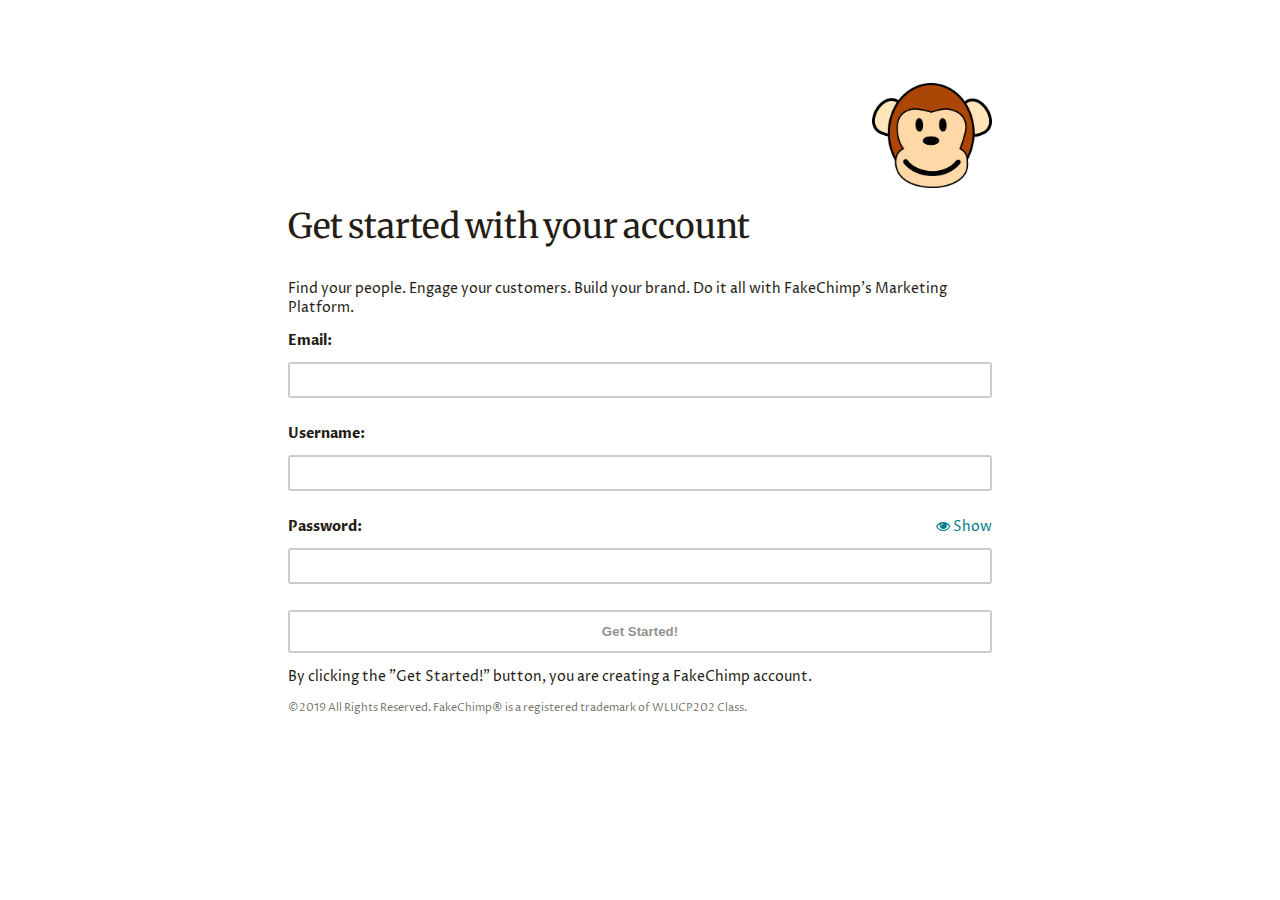
<file: q2/www/index.html>
<!DOCTYPE html>
<html lang="en" dir="ltr">

<head>
  <meta charset="utf-8">
  <meta name="viewport" content="width=device-width, initial-scale=1.0, maximum-scale=1.0">
  <title>FakeChimp</title>
  <link rel="stylesheet" href="css/styles.css">
  <script src="js/app.js" async></script>
  <script src="https://cdnjs.cloudflare.com/ajax/libs/jquery/3.3.1/jquery.min.js"></script>
  <link rel="stylesheet" href="https://stackpath.bootstrapcdn.com/font-awesome/4.7.0/css/font-awesome.min.css">
  <link rel="stylesheet" href="https://stackpath.bootstrapcdn.com/bootstrap/4.2.1/css/bootstrap.min.css" integrity="sha384-GJzZqFGwb1QTTN6wy59ffF1BuGJpLSa9DkKMp0DgiMDm4iYMj70gZWKYbI706tWS" crossorigin="anonymous">
</head>

<body>
  <div class="container-fluid">
  <div class="row">
  <div class="col-lg-4">
    <img src="img/logo-color.png" alt="logo" class="logo-color">
    <img src="img/logo-black-white.png" alt="logo" class="logo-bw">
  </div>

  <div class="col-lg-8">
    <header>Get started with your account</header>
    <br>
    <p>Find your people. Engage your customers. Build your brand. Do it all with FakeChimp's Marketing Platform.</p>
    <form onsubmit="return validateForm();"
      action="http://cp202-server.appspot.com/register"
      method="post"
      enctype="multipart/form-data">
      <input type="hidden" name="student_id" id="student_id" value="171494100">
      <p><b>Email:</b>
      <input type="text" name="email" id="email" class="form-control vcheck">
      </p>

      <p><b>Username:</b>
      <input type="text" name="username" id="username" class="form-control vcheck">
      </p>

      <p><b>Password:</b>
        <span>
        <a onclick="showPassword()">
          <i class="fa fa-eye" style="color: #007c89" aria-hidden="true"></i> Show</a>
        </span>
      <input type="password" id="password" class="form-control vcheck">
      </p>

      <p>
        <div class="row">
        <div class="col-sm-5">
        <p><input type="submit" value="Get Started!" id="register" disabled="disabled"/></p>
        </div>

        <div class="col-sm-7">
          <p>By clicking the "Get Started!" button, you are creating a FakeChimp account.</p>
        </div>

        </div>
      </p>
    </form>

    <footer>
      <p>©2019 All Rights Reserved. FakeChimp® is a registered trademark of WLUCP202 Class.
    </footer>
    </div>

    </div>
    </div>

</body>

</html>
</file>
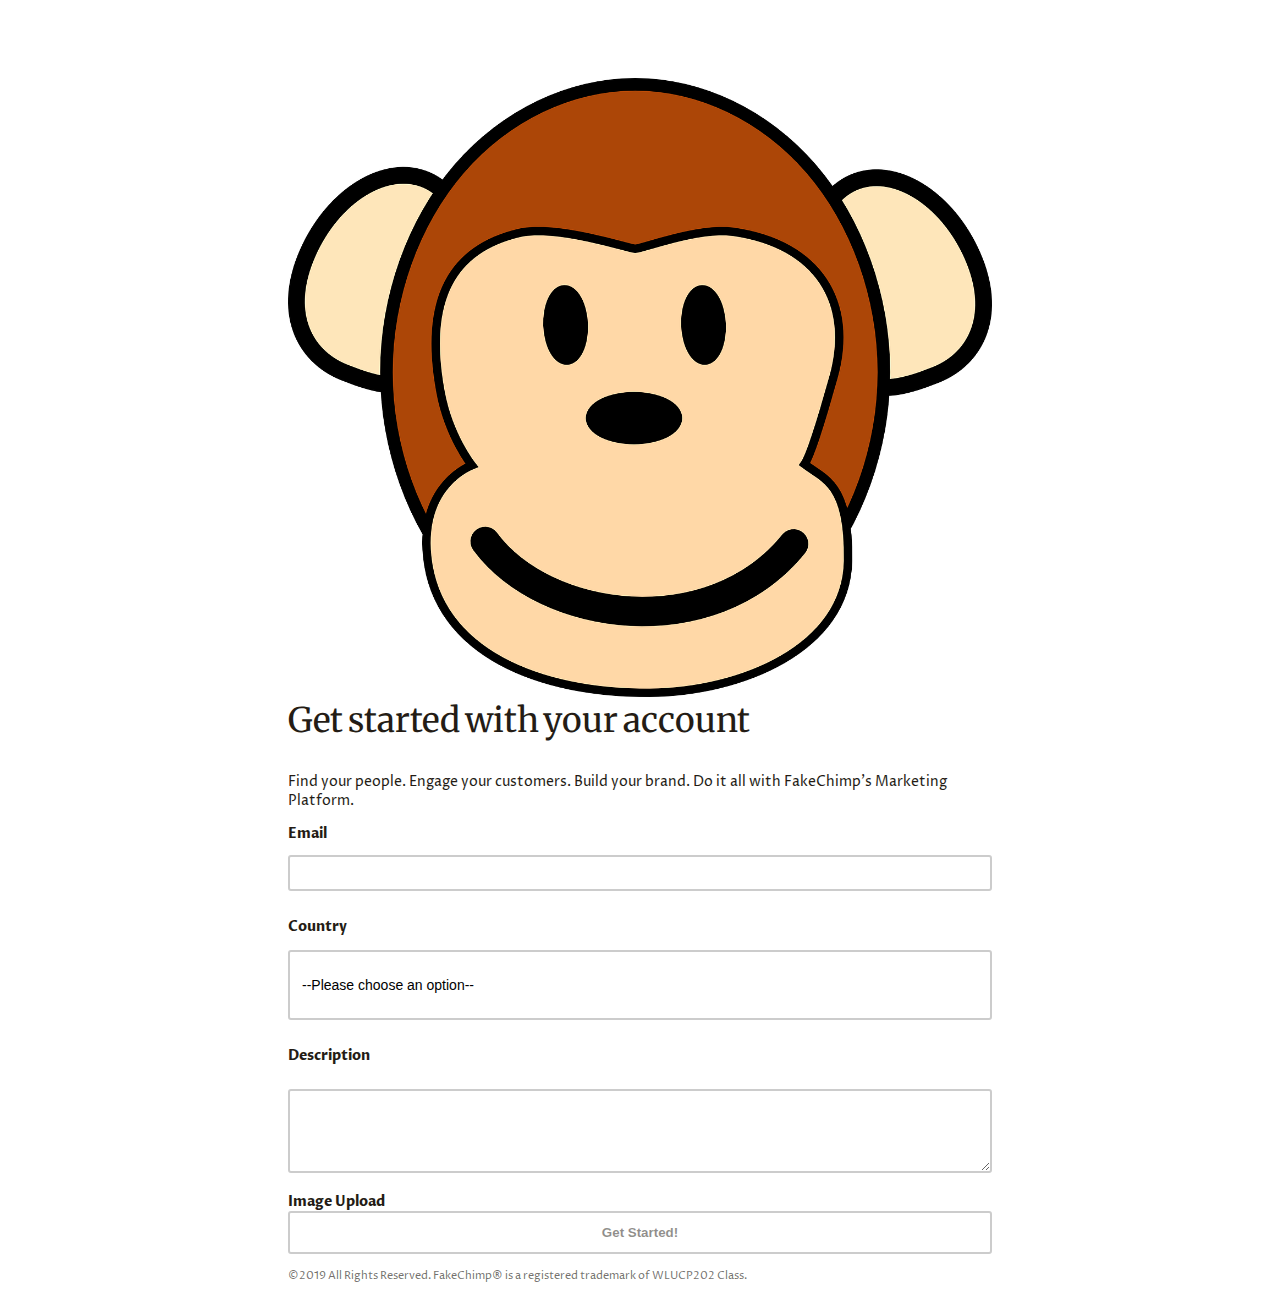
<file: q3/www/index.html>
<!DOCTYPE html>
<html lang="en" dir="ltr">

<head>
  <meta charset="utf-8">
  <meta name="viewport" content="width=device-width, initial-scale=1.0, maximum-scale=1.0">
  <title>FakeChimp 2.0</title>
  <link rel="stylesheet" href="css/styles.css">
  <script type="text/javascript" src="https://cdnjs.cloudflare.com/ajax/libs/jquery/3.3.1/jquery.min.js"></script>
  <script src="js/app.js" async></script>
  <link rel="stylesheet" href="https://stackpath.bootstrapcdn.com/font-awesome/4.7.0/css/font-awesome.min.css">
  <link rel="stylesheet" href="https://stackpath.bootstrapcdn.com/bootstrap/4.2.1/css/bootstrap.min.css" integrity="sha384-GJzZqFGwb1QTTN6wy59ffF1BuGJpLSa9DkKMp0DgiMDm4iYMj70gZWKYbI706tWS" crossorigin="anonymous">
</head>

<body>
  <div class="container-fluid">
  <div class="row">
  <div class="col-lg-4">
    <img src="img/logo-color.png" alt="logo" class="logo-color">
    <img src="img/logo-black-white.png" alt="logo" class="logo-bw">
  </div>

  <div class="col-lg-8">
    <header>Get started with your account</header>
    <br>
    <p>Find your people. Engage your customers. Build your brand. Do it all with FakeChimp's Marketing Platform.</p>
    <form onsubmit="return validateForm();"
      action="http://cp202-server.appspot.com/register_with_image"
      method="post"
      enctype="multipart/form-data">
      <input type="hidden" name="student_id" id="student_id" value="171494100">

      <p><b>Email</b>
      <input type="text" name="email" id="email" class="vcheck">
      </p>

      <p><b>Country</b>
        <div class="styled-select">
      <select id="country" name="country" class="vcheck">
        <option value="">--Please choose an option--</option>
        <option value="c1">Canada</option>
        <option value="c2">United States</option>
      </select></div>
      </p>

      <p><b>Description</b>
        <textarea id="description" name="description" rows="4" class="vcheck"></textarea>
      </p>

      <p><b>Image Upload</b>
        <input type="submit" value="Get Started!" id="register" disabled="disabled"/>
      </p>
    </form>

    <footer>
      <p>©2019 All Rights Reserved. FakeChimp® is a registered trademark of WLUCP202 Class.
    </footer>
    </div>

    </div>
    </div>

</body>

</html>
</file>
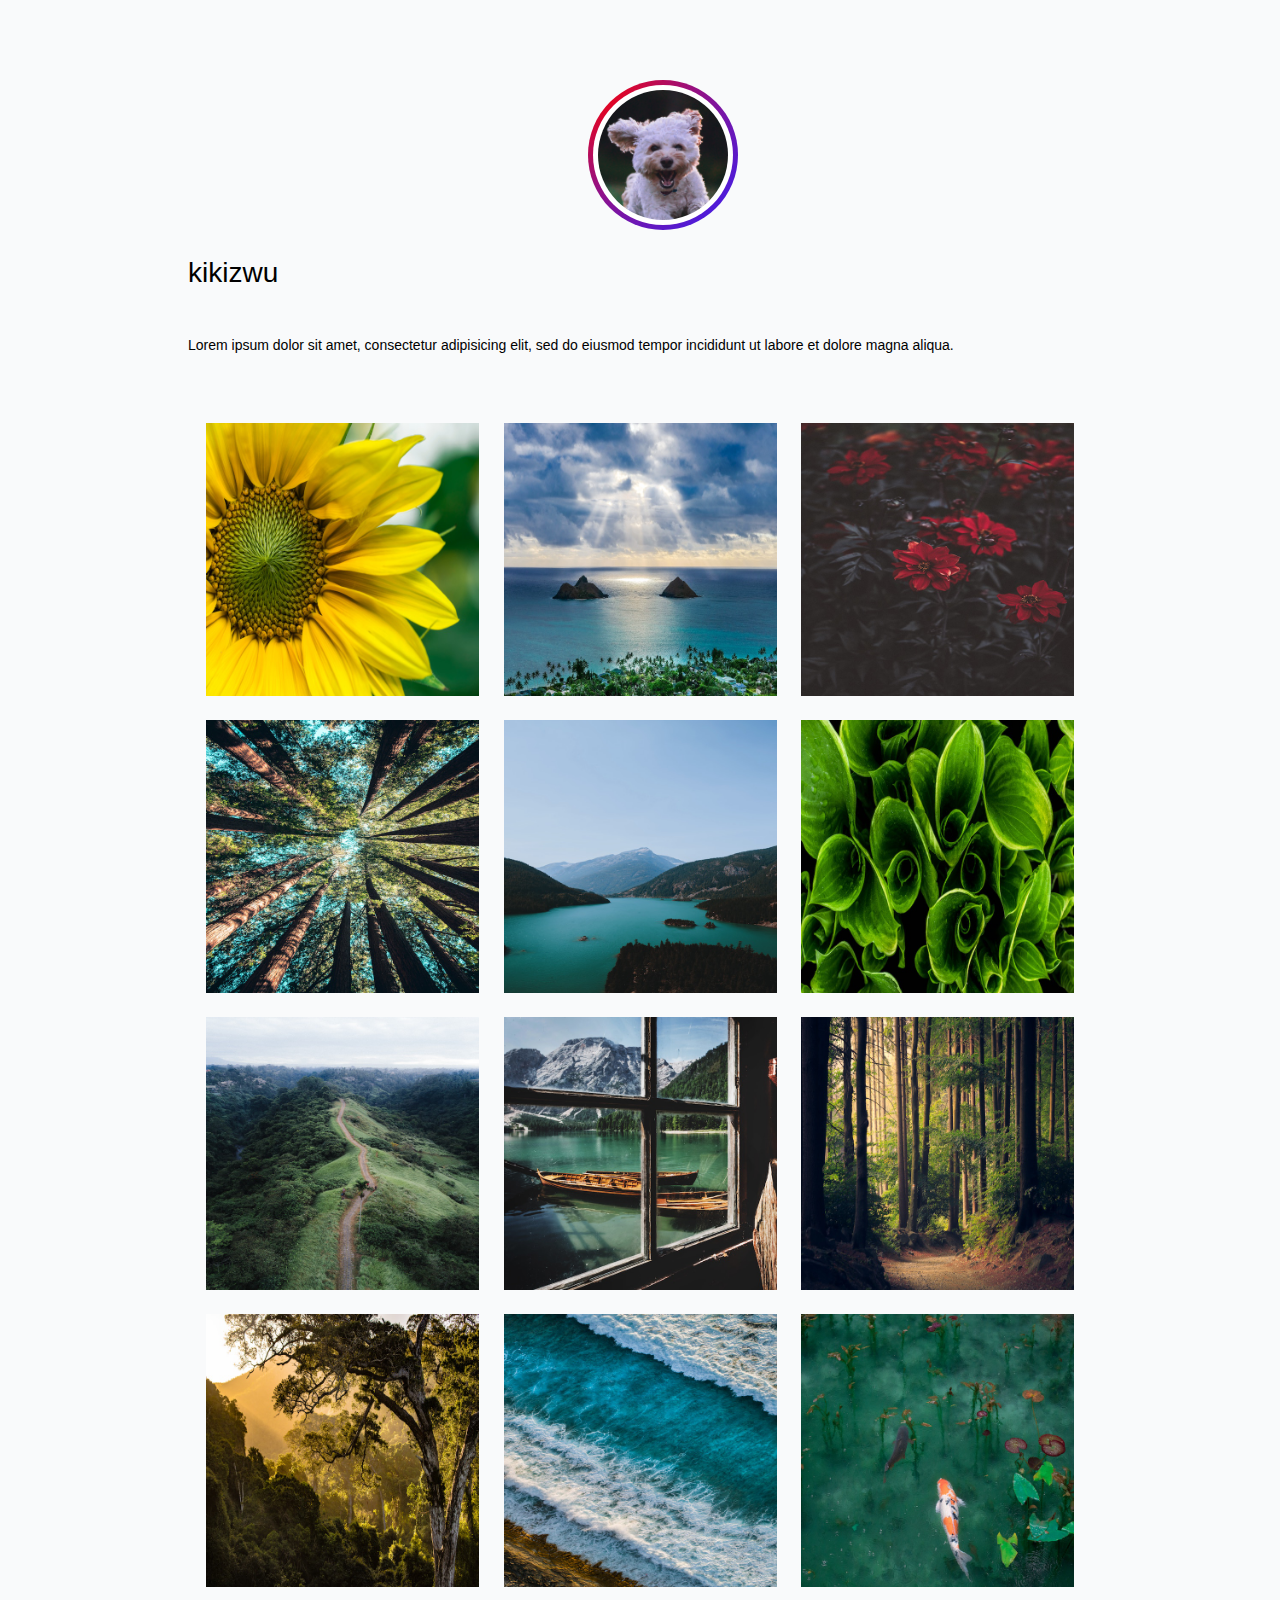
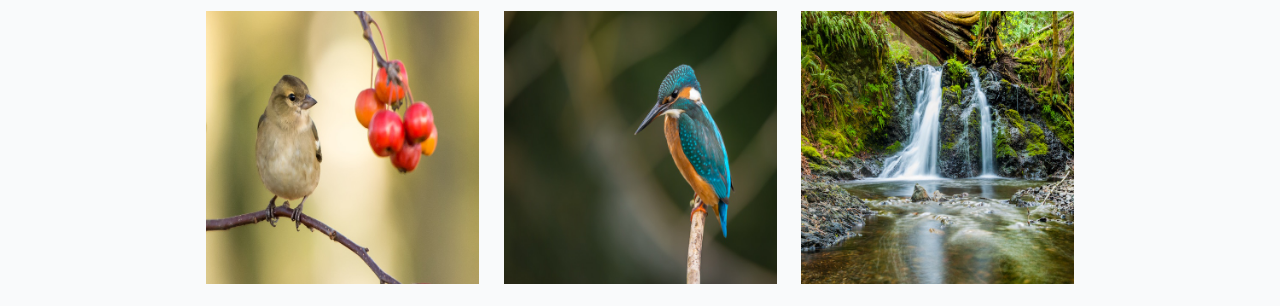
<file: q4/www/index.html>
<!DOCTYPE html>
<html lang="en" dir="ltr">
  <head>
    <meta charset="utf-8">
    <meta name="viewport" content="width=device-width, initial-scale=1.0, maximum-scale=1.0">
    <title>FakeStagram</title>
    <link rel="icon" type="image/png" href="img/favicon.png">
    <link rel="stylesheet" href="css/styles.css">
    <link rel="stylesheet" href="https://stackpath.bootstrapcdn.com/font-awesome/4.7.0/css/font-awesome.min.css">
    <link rel="stylesheet" href="https://stackpath.bootstrapcdn.com/bootstrap/4.2.1/css/bootstrap.min.css" integrity="sha384-GJzZqFGwb1QTTN6wy59ffF1BuGJpLSa9DkKMp0DgiMDm4iYMj70gZWKYbI706tWS" crossorigin="anonymous">
  </head>

  <body>

    <div class="container-custom">
      <div class="row">
        <div class="col-sm-push col-sm-6 col-lg-4">
            <img src="img/avatar.jpg" alt="avatar">
        </div>

        <div class="col-sm-pull col-sm-6 col-lg-8">
          <h2>kikizwu</h2>
          <span>
          <p>Lorem ipsum dolor sit amet, consectetur adipisicing elit,
          sed do eiusmod tempor incididunt ut labore et dolore magna aliqua.</p>
          </span>
        </div>
      </div>

      <div class="row">
        <div class="col">
          <img src="img/aaron-burden-GVnUVP8cs1o-unsplash.jpg" alt="pic1">
          <img src="img/amanda-phung-1w2xsyc2wwI-unsplash.jpg" alt="pic2">
          <img src="img/annie-spratt-KCQz_b2Hgi8-unsplash.jpg" alt="pic3">
          <img src="img/casey-horner-4rDCa5hBlCs-unsplash.jpg" alt="pic4">
          <img src="img/ivana-cajina-MBkQKiH14ng-unsplash.jpg" alt="pic5">
          <img src="img/joey-kyber-sFLVTqNzG2I-unsplash.jpg" alt="pic6">
          <img src="img/justin-kauffman-a8lTjWJJgLA-unsplash.jpg" alt="pic7">
          <img src="img/luca-bravo-ny6qxqv_m04-unsplash.jpg" alt="pic8">
          <img src="img/lukasz-szmigiel-jFCViYFYcus-unsplash.jpg" alt="pic9">
          <img src="img/redcharlie-k2zWqv_yfNM-unsplash.jpg" alt="pic10">
          <img src="img/shifaaz-shamoon-oR0uERTVyD0-unsplash.jpg" alt="pic11">
          <img src="img/sora-sagano-Dksk8szLRN0-unsplash.jpg" alt="pic12">
          <img src="img/vincent-van-zalinge-_d0zgyMmYT8-unsplash.jpg" alt="pic13">
          <img src="img/vincent-van-zalinge-vUNQaTtZeOo-unsplash.jpg" alt="pic14">
          <img src="img/westboundary-photography-chris-gill-lBL7rSRaNGs-unsplash.jpg" alt="pic15">
        </div>
      </div>
    </div>

  </body>
</html>
</file>
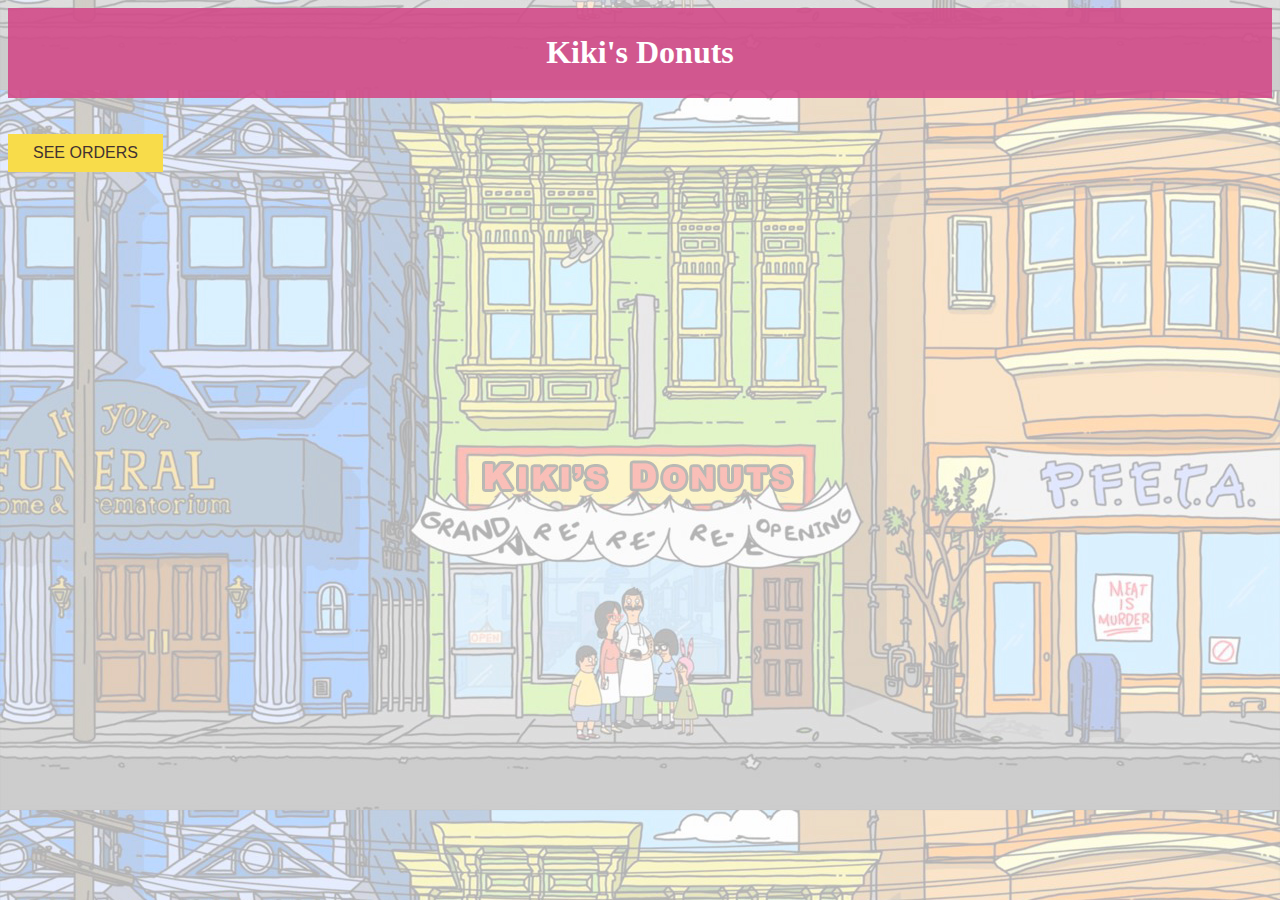
<file: q1/www/orders/index.html>
<!DOCTYPE html>
<html lang="en" dir="ltr">
  <head>
    <meta charset="utf-8">
    <meta name="viewport" content="width=device-width, initial-scale=1.0, maximum-scale=1.0">
    <title>Orders - Kiki's Donuts</title>
    <link rel="icon" type="image/png" href="../img/favicon.png">
    <link rel="stylesheet" href="../css/checkout.css">
    <link rel="stylesheet" href="https://cdnjs.cloudflare.com/ajax/libs/font-awesome/4.7.0/css/font-awesome.min.css">



    <link rel="stylesheet" href="https://stackpath.bootstrapcdn.com/font-awesome/4.7.0/css/font-awesome.min.css">
  <link rel="stylesheet" href="https://stackpath.bootstrapcdn.com/bootstrap/4.2.1/css/bootstrap.min.css" integrity="sha384-GJzZqFGwb1QTTN6wy59ffF1BuGJpLSa9DkKMp0DgiMDm4iYMj70gZWKYbI706tWS" crossorigin="anonymous">
  <script src="https://cdnjs.cloudflare.com/ajax/libs/jquery/3.3.1/jquery.min.js"></script>
  <script src="https://cdnjs.cloudflare.com/ajax/libs/popper.js/1.14.6/umd/popper.min.js" integrity="sha384-wHAiFfRlMFy6i5SRaxvfOCifBUQy1xHdJ/yoi7FRNXMRBu5WHdZYu1hA6ZOblgut" crossorigin="anonymous"></script>
  <script src="https://stackpath.bootstrapcdn.com/bootstrap/4.2.1/js/bootstrap.min.js" integrity="sha384-B0UglyR+jN6CkvvICOB2joaf5I4l3gm9GU6Hc1og6Ls7i6U/mkkaduKaBhlAXv9k" crossorigin="anonymous"></script>

  </head>

  <body>
    <header>
    <h1>Kiki's Donuts</h1>
    </header>
    <div class="container">
    </div>

    <form action="http://cp202-server.appspot.com/orders/171494100" method="get">
      <input type="hidden" name="order_json" id="order_json" value="Kiki Wu"><br>
      <input type="hidden" name="student_id" id="student_id" value="171494100"><br>
      <button type="submit">SEE ORDERS</button>
    </form>

  </body>
</html>
</file>
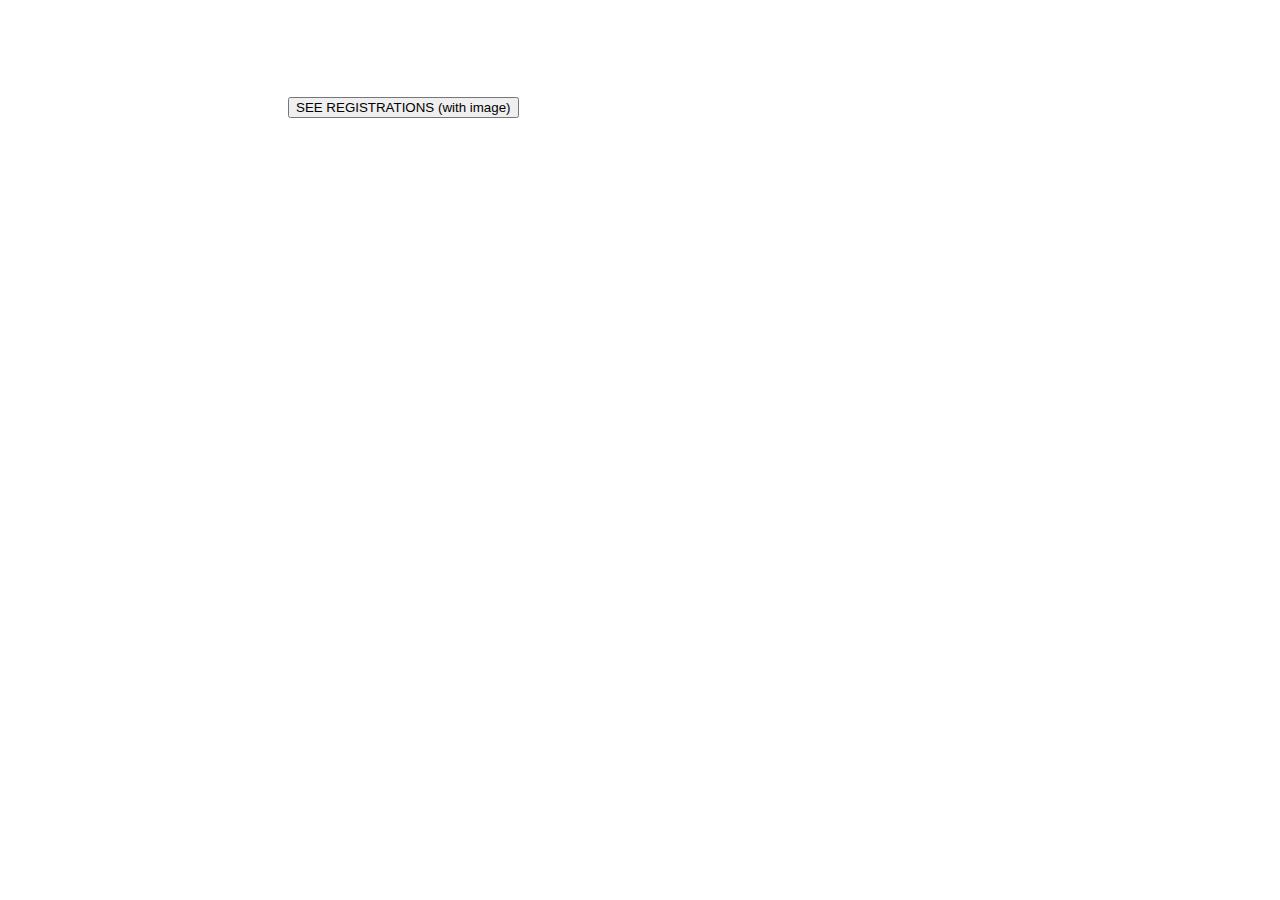
<file: q3/www/registrations_with_image/index.html>
<!DOCTYPE html>
<html lang="en" dir="ltr">
  <head>
    <meta charset="utf-8">
    <meta name="viewport" content="width=device-width, initial-scale=1.0, maximum-scale=1.0">
    <title>FakeChimp Registrations With Image</title>
    <link rel="stylesheet" href="https://stackpath.bootstrapcdn.com/font-awesome/4.7.0/css/font-awesome.min.css">
    <link rel="stylesheet" href="https://stackpath.bootstrapcdn.com/bootstrap/4.2.1/css/bootstrap.min.css" integrity="sha384-GJzZqFGwb1QTTN6wy59ffF1BuGJpLSa9DkKMp0DgiMDm4iYMj70gZWKYbI706tWS" crossorigin="anonymous">
    <script src="https://cdnjs.cloudflare.com/ajax/libs/jquery/3.3.1/jquery.min.js"></script>
    <script src="https://cdnjs.cloudflare.com/ajax/libs/popper.js/1.14.6/umd/popper.min.js" integrity="sha384-wHAiFfRlMFy6i5SRaxvfOCifBUQy1xHdJ/yoi7FRNXMRBu5WHdZYu1hA6ZOblgut" crossorigin="anonymous"></script>
    <script src="https://stackpath.bootstrapcdn.com/bootstrap/4.2.1/js/bootstrap.min.js" integrity="sha384-B0UglyR+jN6CkvvICOB2joaf5I4l3gm9GU6Hc1og6Ls7i6U/mkkaduKaBhlAXv9k" crossorigin="anonymous"></script>
    <link rel="stylesheet" href="../css/styles.css">

  </head>

  <body>
    <div class="container">
    </div>

    <form action="http://cp202-server.appspot.com/registrations_with_image/171494100" method="get">
      <input type="hidden" name="student_id" id="student_id" value="171494100"><br>
      <button type="submit">SEE REGISTRATIONS (with image)</button>
    </form>

  </body>
</html>
</file>
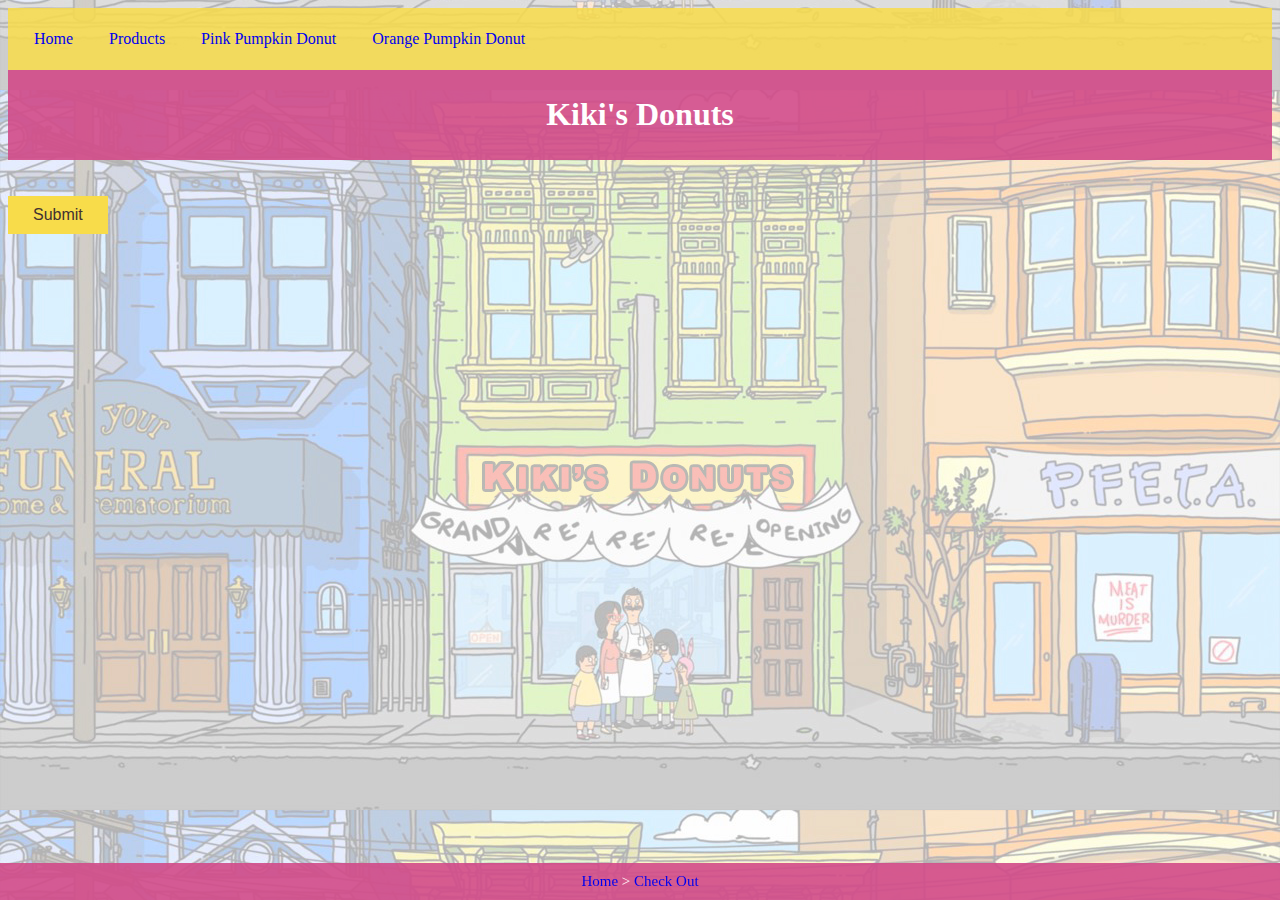
<file: q1/www/checkout.html>
<!DOCTYPE html>
<html lang="en" dir="ltr">
  <head>
    <meta charset="utf-8">
    <meta name="viewport" content="width=device-width, initial-scale=1.0, maximum-scale=1.0">
    <title>Check Out - Kiki's Donuts</title>
    <link rel="icon" type="image/png" href="img/favicon.png">
    <link rel="stylesheet" href="css/checkout.css">
    <link rel="stylesheet" href="https://cdnjs.cloudflare.com/ajax/libs/font-awesome/4.7.0/css/font-awesome.min.css">


    <link rel="stylesheet" href="https://stackpath.bootstrapcdn.com/font-awesome/4.7.0/css/font-awesome.min.css">
    <link rel="stylesheet" href="https://stackpath.bootstrapcdn.com/bootstrap/4.2.1/css/bootstrap.min.css" integrity="sha384-GJzZqFGwb1QTTN6wy59ffF1BuGJpLSa9DkKMp0DgiMDm4iYMj70gZWKYbI706tWS" crossorigin="anonymous">
    <script src="https://cdnjs.cloudflare.com/ajax/libs/jquery/3.3.1/jquery.min.js"></script>
    <script src="https://cdnjs.cloudflare.com/ajax/libs/popper.js/1.14.6/umd/popper.min.js" integrity="sha384-wHAiFfRlMFy6i5SRaxvfOCifBUQy1xHdJ/yoi7FRNXMRBu5WHdZYu1hA6ZOblgut" crossorigin="anonymous"></script>
    <script src="https://stackpath.bootstrapcdn.com/bootstrap/4.2.1/js/bootstrap.min.js" integrity="sha384-B0UglyR+jN6CkvvICOB2joaf5I4l3gm9GU6Hc1og6Ls7i6U/mkkaduKaBhlAXv9k" crossorigin="anonymous"></script>
    <script src="http://wlu-cp202.appspot.com/CP202/Fall2019/shopping_cart_v1/checkout.js" async></script>
    <script src="http://wlu-cp202.appspot.com/CP202/Fall2019/shopping_cart_v1/cart.js" async></script>


  </head>

  <body>
    <ul>
      <li><a href="index.html">Home</a></li>
      <li><a href="products/index.html">Products</a></li>
      <li><a href="products/pink.html">Pink Pumpkin Donut</a></li>
      <li><a href="products/orange.html">Orange Pumpkin Donut</a></li>
    </ul>
    <header>
      <h1>Kiki's Donuts</h1>
    </header>
    <div id="cp202-cart"></div>
    <form action="http://cp202-server.appspot.com/order" method="post">
      <input type="hidden" name="order_json" id="order_json" value="Kiki Wu"><br>
      <input type="hidden" name="student_id" id="student_id" value="171494100"><br>
      <button type="submit">Submit</button>
    </form>

    <br>
    <br>
    <br>
    <footer>
      <a href="index.html">Home</a> >
      <a href="#checkout">Check Out</a>
    </footer>
  </body>
</html>
</file>
<file: q2/www/css/styles.css>
@import url(http://fonts.googleapis.com/css?family=Merriweather);
@import url(http://fonts.googleapis.com/css?family=Proza+Libre);

* {
  box-sizing: border-box;
}

body {
  font-family: "Proza Libre","Helvetica Neue", Helvetica, Arial, Verdana, sans-serif;
  font-size: 14px;
  color: #241c15;
}

header {
  font-family: "Merriweather",Georgia;
  font-size: 34px;
  word-spacing: -0.2rem;
  line-height: 1.1;
  color: #241c15;
}

footer {
  font-size: 11px;
  color:  rgba(36,28,21,0.65);
}

a {
  color: #007c89 !important;
}

footer a {
  text-decoration: underline;
}

input[type=submit] {
  color: rgba(36,28,21,0.5);
  font-weight: bold;
  border: 2px solid #ccc;
  border-radius: 3px;
  background-color: white;
  padding: 12px 0px;
  width: 100%;
}

input[type=text], input[type=tel], input[type=date], select, textarea {
  font-size: 1em;
  width: 100%;
  padding: 8px 12px;
  margin: 12px 0;
  border: 2px solid #ccc;
  border-radius: 3px;
  outline: none;
}

input[type=text]:hover ,input[type=password]:hover{
  border-color: #007c89;
}

input[type=password] {
  font-size: 1em;
  width: 100%;
  padding: 8px 12px;
  margin: 12px 0;
  border: 2px solid #ccc;
  border-radius: 3px;
  outline: none;
  width: 100%;
}

input[type=submit]:enabled {
  background-color: #007c89;
  color: white;
}

span {
  float: right;
}

.col-sm-5{
  margin: 10px 0px;
}

.col-sm-7{
  margin: 5px 0px;
}


.logo-color {
  display: inline;
}

.logo-bw {
  display: inline;
}


/* Mobile */
@media only screen and (max-width: 425px) {
    body {
      padding: 5px 10px;
    }

    img {
      width: 120px;
    }

    .col-sm-5{
      width: 100%;
    }

    .col-sm-7{
      width: 100%
    }

    .col-lg-4{
        text-align: center;
        margin-top: 5px;
        margin-bottom: 15px;
    }

    header {
      margin: 0px 3px;
      text-align: center;
    }

    .logo-color {
      display: none;
    }

}

/* Tablet */
@media only screen and (min-width: 426px) and (max-width: 960px) {
    body {
      padding: 0px 155px;
      padding-bottom: 80px;
    }

    .col-lg-4{
      text-align: center;
      margin-top: 5px;
      margin-bottom: 15px;
    }

    header {
      margin: 0px 30px;
      text-align: center;
    }

    .logo-color {
      display: none;
    }

    img {
      width: 120px;
    }

}

/* Desktop */
@media only screen and (min-width: 961px) {
    body {
      padding: 0px 280px;
      padding-top: 70px;
    }

    img {
      width: 120px;
    }

    .logo-bw {
      display: none;
    }

    .col-lg-4{
      text-align: right;
      margin-top: 5px;
      margin-bottom: 15px;
    }

}
</file>
<file: q3/www/css/styles.css>
@import url(http://fonts.googleapis.com/css?family=Merriweather);
@import url(http://fonts.googleapis.com/css?family=Proza+Libre);

* {
  box-sizing: border-box;
}

body {
  font-family: "Proza Libre","Helvetica Neue", Helvetica, Arial, Verdana, sans-serif;
  font-size: 14px;
  color: #241c15;
}

header {
  font-family: "Merriweather",Georgia;
  font-size: 34px;
  word-spacing: -0.2rem;
  line-height: 1.1;
  color: #241c15;
}

footer {
  font-size: 11px;
  color:  rgba(36,28,21,0.65);
}

a {
  color: #007c89 !important;
}

footer a {
  text-decoration: underline;
}

input[type=submit] {
  color: rgba(36,28,21,0.5);
  font-weight: bold;
  border: 2px solid #ccc;
  border-radius: 3px;
  background-color: white;
  padding: 12px 0px;
  width: 100%;
}

input[type=text], input[type=tel], input[type=date], select, textarea {
  font-size: 1em;
  width: 100%;
  padding: 8px 12px;
  margin: 12px 0;
  border: 2px solid #ccc;
  border-radius: 3px;
  outline: none;
}

input[type=text]:hover ,input[type=password]:hover{
  border-color: #007c89;
}

input[type=password] {
  font-size: 1em;
  width: 100%;
  padding: 8px 12px;
  margin: 12px 0;
  border: 2px solid #ccc;
  border-radius: 3px;
  outline: none;
  width: 100%;
}

input[type=submit]:enabled {
  background-color: #007c89;
  color: white;
}

span {
  float: right;
}

.col-sm-5{
  margin: 10px 0px;
}

.col-sm-7{
  margin: 5px 0px;
}


.logo-color {
  display: inline;
}

.logo-bw {
  display: inline;
}

.styled-select {
  background-color: white;
  width: 100%;
  overflow: hidden;
  border: 2px solid #ccc;
  border-radius: 3px;
  margin-bottom: 26px;
}

.styled-select select {
  background-color: white;
  height: 42px;
  width: 100%;
  border: none;
  -webkit-appearance: none;
}

textarea {
  width: 100%;
  position: relative;
  top: 12px;
}

/* Mobile */
@media only screen and (max-width: 425px) {
    body {
      padding: 5px 10px;
    }

    img {
      width: 120px;
    }

    .col-sm-5{
      width: 100%;
    }

    .col-sm-7{
      width: 100%
    }

    .col-lg-4{
        text-align: center;
        margin-top: 5px;
        margin-bottom: 15px;
    }

    header {
      margin: 0px 3px;
      text-align: center;
    }

    .logo-color {
      display: none;
    }

}

/* Tablet */
@media only screen and (min-width: 426px) and (max-width: 960px) {
    body {
      padding: 0px 155px;
      padding-bottom: 80px;
    }

    .col-lg-4{
      text-align: center;
      margin-top: 5px;
      margin-bottom: 15px;
    }

    header {
      margin: 0px 30px;
      text-align: center;
    }

    .logo-color {
      display: none;
    }

    img {
      width: 120px;
    }

}

/* Desktop */
@media only screen and (min-width: 961px) {
    body {
      padding: 0px 280px;
      padding-top: 70px;
    }

    img {
      width:100%;
    }

    .logo-bw {
      display: none;
    }

}
</file>
<file: q4/www/css/styles.css>
* {
  box-sizing: border-box;
}

/* Changed to the custom font from google fonts */
body {
  font-family: Verdana, Arial !important;
  background-color: #f9fafb !important;
  text-align: center !important;
}

header {
  padding: 5px;
  color: white;
  text-align: center;
}

/* This heading is specifically for University homepage */
h2 {
  color: black;
  font-family: Verdana, Arial;
  font-size: 28px !important;
  font-weight: normal !important;
}

span {
  display: block;
  color: black;
  font-size: 14px !important;
  font-family: Verdana, Arial;
  font-weight: normal !important;
  margin-bottom: 0px !important;
}

/* Clear floats after the columns */
section:after {
  content: "";
  display: table;
  clear: both;
}

.container-custom {
  margin: 0 24.5px;
  margin-top: 20px;
  padding: 0px 20px;
  padding-top: 60px;
}

.col-lg-4 img {
  width: 150px;
  height: 150px;
  border: solid 5px transparent;
  padding: 5px 5px;
  border-radius: 90px;
  background-image: linear-gradient(white, white), radial-gradient(circle at top left, #f00,#3020ff);
  background-origin: border-box;
  background-clip: padding-box, border-box;
}


/* Mobile */
@media only screen and (max-width: 425px) {

  span {
    display: none;
  }

  .col-lg-8{
    margin-top: 30px;
    margin-bottom: 20px;
  }

  .col img {
    width: 293px;
    padding: 12px 12px;
  }

}

/* Tablet */
@media only screen and (min-width: 426px) and (max-width: 960px) {

  .col-lg-8{
    text-align: left;
    margin-top: 0px;
    margin-bottom: 40px;
    padding-right: 100px !important;
    padding-left: 20px !important;
  }

  .col-lg-4{
    padding-left: 45px !important;
  }

  .col img {
    width: 293px;
    padding: 12px 12px;
  }

  h2 {
    padding-bottom: 25px;
  }

}

/* Desktop */
@media only screen and (min-width: 961px) {

  .col-lg-8{
    text-align: left;
    margin-top: 10px;
    margin-bottom: 60px;
    padding-right: 130px !important;
    padding-left: 40px !important;
  }

  .col-lg-4{
    padding-left: 45px !important;
  }

  .col img {
    width: 293px;
    padding: 10px 10px;
  }

  .container-custom {
    width: 1024px;
    margin-left: auto;
    margin-right: auto;
  }

  h2 {
    padding-bottom: 25px;
  }

}
</file>
<file: q1/www/css/checkout.css>
body {
  height: 100%;
  background-image: url("../img/background_checkout.jpg");
  background-position: center;
  background-attachment: fixed;
}

header {
  background: rgba(210,74,136,0.9);
  padding: 5px;
  color: white;
  text-align: center;
}

a:link {
  text-decoration: none;
}

a:visited {
  text-decoration: none;
  color: inherit;
}

/* <CHECKOUT_CART> */
.item {
  background: rgba(33,126,255,0.89) !important;
  color: red !important;
}

#item-name {
  color: white;
  font-weight: bold;
}

#item-description {
  color: white;
}

#item-quantity {
  color: white;
  font-weight: bold;
}

#item-price {
  color: white;
  font-weight: bold;
}

#cart-total {
  background-image: url("../img/background_checkout.jpg");
  background-position: center;
  background-attachment: fixed;
}

#cart-total-subtotal {
  color:#423131;
  font-size: 1.3em;
  font-weight: bold;
}

#cart-total-hst {
  color: #423131;
  font-size: 1.3em;
  font-weight: bold;
}

#cart-total-amount {
  color: #423131;
  font-size: 1.3em;
  font-weight: bold;
}

.white-text {
  color: #423131;
  font-size: 1.3em;
  font-weight: bold;
}

button {
  font-size: 1.0em;
  background-color: rgba(248,220,74);
  border: none;
  color: #423131;
  padding: 10px 25px;
  text-align: center;
  cursor: pointer;
  float: left;
}

button:hover {
  background-color: #217eff;
  color: white;
}
/* </CHECKOUT_CART> */

/* Some hover features for footer */
footer {
  color: white;
  bottom: 0;
  left:0;
  right: 0;
  position: fixed;
  background: rgba(210,74,136,0.9);
  padding: 10px;
  text-align: center;
  font-size: 15px;
}

footer a:hover {
  color: #217eff;
}

footer a:active {
  /*text-decoration: none;*/
  color: #423131;
}

/* Navigation Dropdown Bar*/
ul {
  list-style-type: none;
  margin: 0px;
  padding: 8px;
  overflow: hidden;
  background: rgba(248,220,74,0.85);
}

li {
  float: left;
  color: #423131;
}

li a {
  display: block;
  text-align: center;
  padding: 14px 18px;
  text-decoration: none;
}

li a:hover:not(.active) {
  background-color: #217eff;
  color: white;
}
</file>
